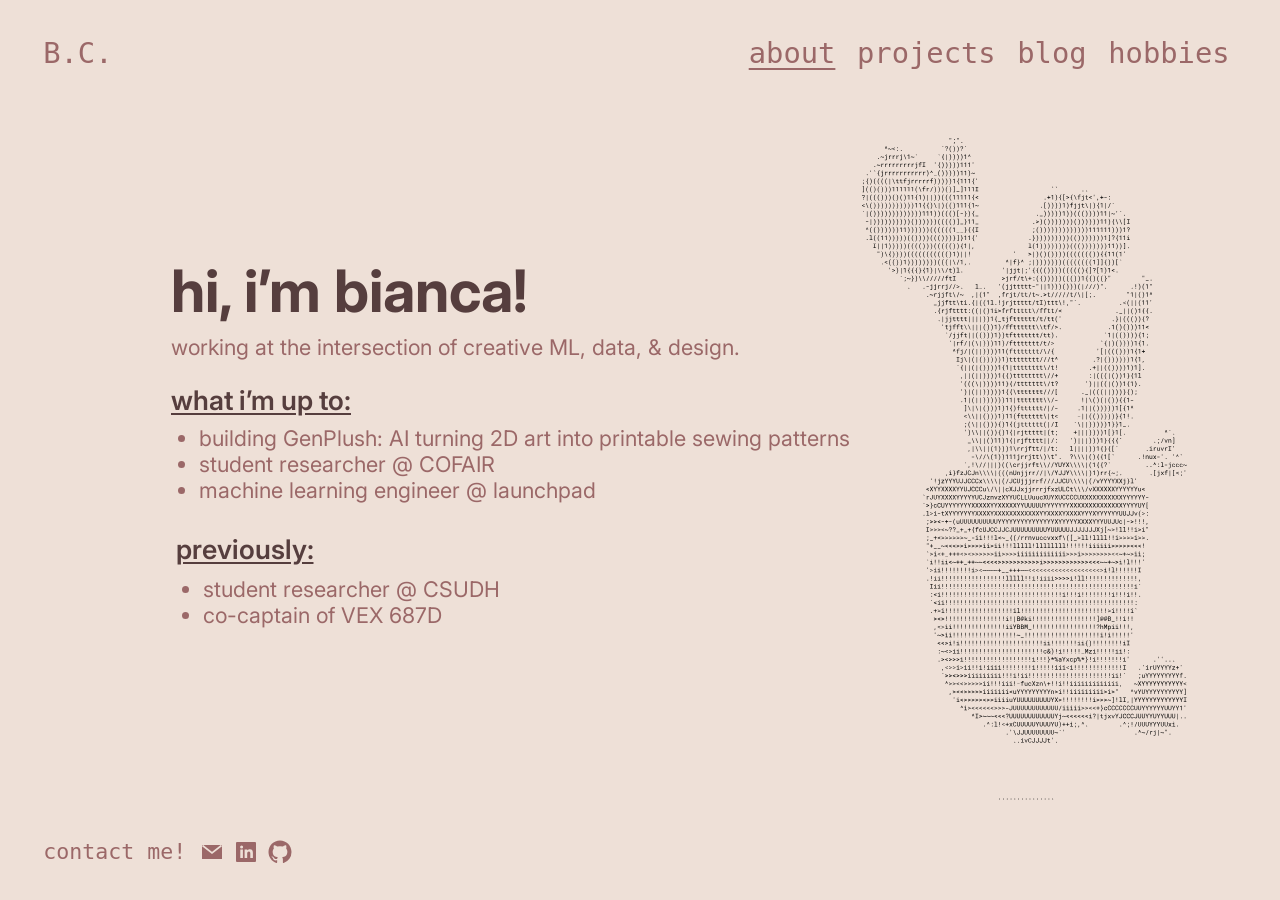
<file: bc-web/index.html>
<!DOCTYPE html>
<html lang="en">
<head>
  <meta charset="utf-8">
  <meta name="viewport" content="width=device-width, initial-scale=1">
  <title>bianca cardona</title>
  <link rel="preconnect" href="https://fonts.googleapis.com">
  <link rel="preconnect" href="https://fonts.gstatic.com" crossorigin>
  <link href="https://fonts.googleapis.com/css2?family=Inter:wght@400;600;700&display=swap" rel="stylesheet">
  <link rel="stylesheet" href="styles.css">
</head>
<body>
  <header class="nav">
    <span class="logo">B.C.</span>
    <nav class="nav-links">
      <a href="index.html" aria-current="page">about</a>
      <a href="projects.html">projects</a>
      <a href="blog/">blog</a>
      <a href="hobbies.html">hobbies</a>
    </nav>
  </header>
  <main class="about">
    <h1>hi, i’m bianca!</h1>
    <p class="tagline">working at the intersection of creative ML, data, &amp; design.</p>

    <h2 class="up-to">what i’m up to:</h2>
    <ul class="now">
      <li>building GenPlush: AI turning 2D art into printable sewing patterns</li>
      <li>student researcher @ COFAIR</li>
      <li>machine learning engineer @ launchpad</li>
    </ul>

    <h2 class="previously">previously:</h2>
    <ul class="prev">
      <li>student researcher @ CSUDH</li>
      <li>co-captain of VEX 687D</li>
    </ul>
  </main>
  <img class="about-art" src="assets/tulip.svg" alt="" aria-hidden="true" width="325" height="662">
  <footer class="contact">
    <span>contact me!</span>
    <a href="mailto:bianca_cardona@berkeley.edu" aria-label="email">
      <svg viewBox="0 0 24 24" aria-hidden="true"><path d="M2 5h20v14H2z" fill="currentColor"/><path d="M2.5 5.5 12 13l9.5-7.5" fill="none" stroke="var(--bg)" stroke-width="1.6"/></svg>
    </a>
    <a href="https://www.linkedin.com/in/biancacardonaa/" target="_blank" rel="noopener" aria-label="LinkedIn">
      <svg viewBox="0 0 24 24" aria-hidden="true"><path fill="currentColor" d="M3 2h18a1 1 0 0 1 1 1v18a1 1 0 0 1-1 1H3a1 1 0 0 1-1-1V3a1 1 0 0 1 1-1zm3.3 7.5V18h2.6V9.5H6.3zm1.3-4.1a1.5 1.5 0 1 0 0 3 1.5 1.5 0 0 0 0-3zM10.6 9.5V18h2.6v-4.4c0-1.2.4-2.2 1.7-2.2 1.2 0 1.4 1 1.4 2.2V18h2.6v-4.9c0-2.4-.6-3.8-3-3.8-1.3 0-2.2.6-2.6 1.3V9.5h-2.7z"/></svg>
    </a>
    <a href="https://github.com/bonkacardonut" target="_blank" rel="noopener" aria-label="GitHub">
      <svg viewBox="0 0 24 24" aria-hidden="true"><path fill="currentColor" d="M12 .5C5.65.5.5 5.65.5 12c0 5.08 3.29 9.39 7.86 10.91.58.1.79-.25.79-.56v-2c-3.2.7-3.87-1.37-3.87-1.37-.52-1.33-1.28-1.69-1.28-1.69-1.04-.71.08-.7.08-.7 1.15.08 1.76 1.18 1.76 1.18 1.03 1.76 2.69 1.25 3.35.96.1-.74.4-1.25.73-1.54-2.56-.29-5.25-1.28-5.25-5.69 0-1.26.45-2.29 1.18-3.1-.12-.29-.51-1.46.11-3.04 0 0 .97-.31 3.17 1.18a11 11 0 0 1 5.77 0c2.2-1.49 3.17-1.18 3.17-1.18.62 1.58.23 2.75.11 3.04.74.81 1.18 1.84 1.18 3.1 0 4.42-2.69 5.39-5.26 5.68.41.36.78 1.06.78 2.14v3.17c0 .31.21.67.8.56A11.5 11.5 0 0 0 23.5 12C23.5 5.65 18.35.5 12 .5z"/></svg>
    </a>
  </footer>
  <script src="script.js"></script>
  <script src="cursor-trail.js"></script>
</body>
</html>
</file>
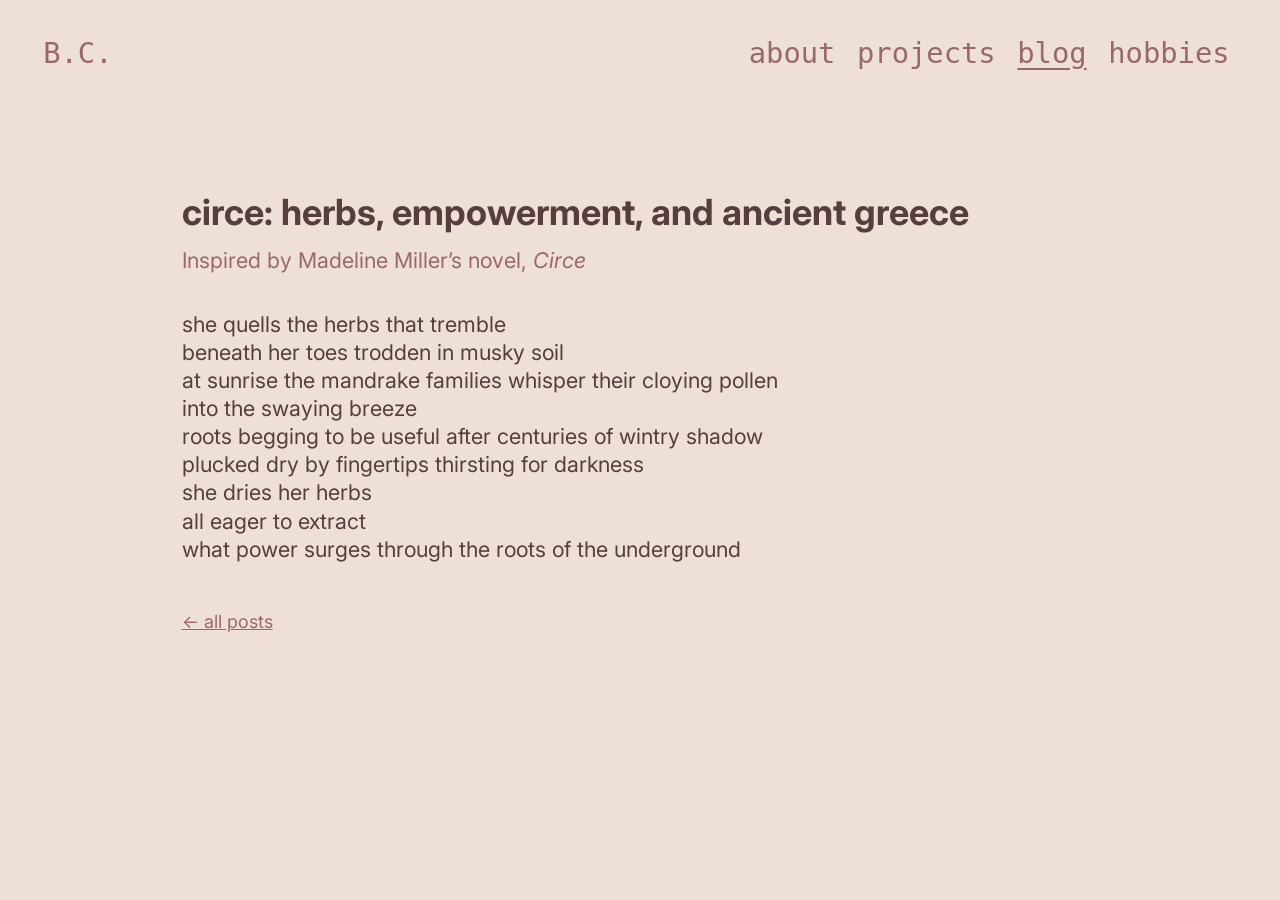
<file: bc-web/blog/circe/index.html>
<!DOCTYPE html>
<html lang="en">
<head>
  <meta charset="utf-8">
  <meta name="viewport" content="width=device-width, initial-scale=1">
  <title>circe: herbs, empowerment, and ancient greece | bianca cardona</title>
  <link rel="preconnect" href="https://fonts.googleapis.com">
  <link rel="preconnect" href="https://fonts.gstatic.com" crossorigin>
  <link href="https://fonts.googleapis.com/css2?family=Inter:wght@400;600;700&display=swap" rel="stylesheet">
  <link rel="stylesheet" href="../../styles.css">
</head>
<body>
  <header class="nav">
    <span class="logo">B.C.</span>
    <nav class="nav-links">
      <a href="../../index.html">about</a>
      <a href="../../projects.html">projects</a>
      <a href="../../blog/" aria-current="page">blog</a>
      <a href="../../hobbies.html">hobbies</a>
    </nav>
  </header>
  <main class="post">
    <article>
      <h1>circe: herbs, empowerment, and ancient greece</h1>
      <p class="blurb">Inspired by Madeline Miller’s novel, <em>Circe</em></p>
      <div class="post-body">
      <p>she quells the herbs that tremble<br>
beneath her toes trodden in musky soil<br>
at sunrise the mandrake families whisper their cloying pollen<br>
into the swaying breeze<br>
roots begging to be useful after centuries of wintry shadow<br>
plucked dry by fingertips thirsting for darkness<br>
she dries her herbs<br>
all eager to extract<br>
what power surges through the roots of the underground</p>
      </div>
    </article>
    <a class="back" href="../">&larr; all posts</a>
  </main>
  <script src="../../cursor-trail.js"></script>
</body>
</html>
</file>
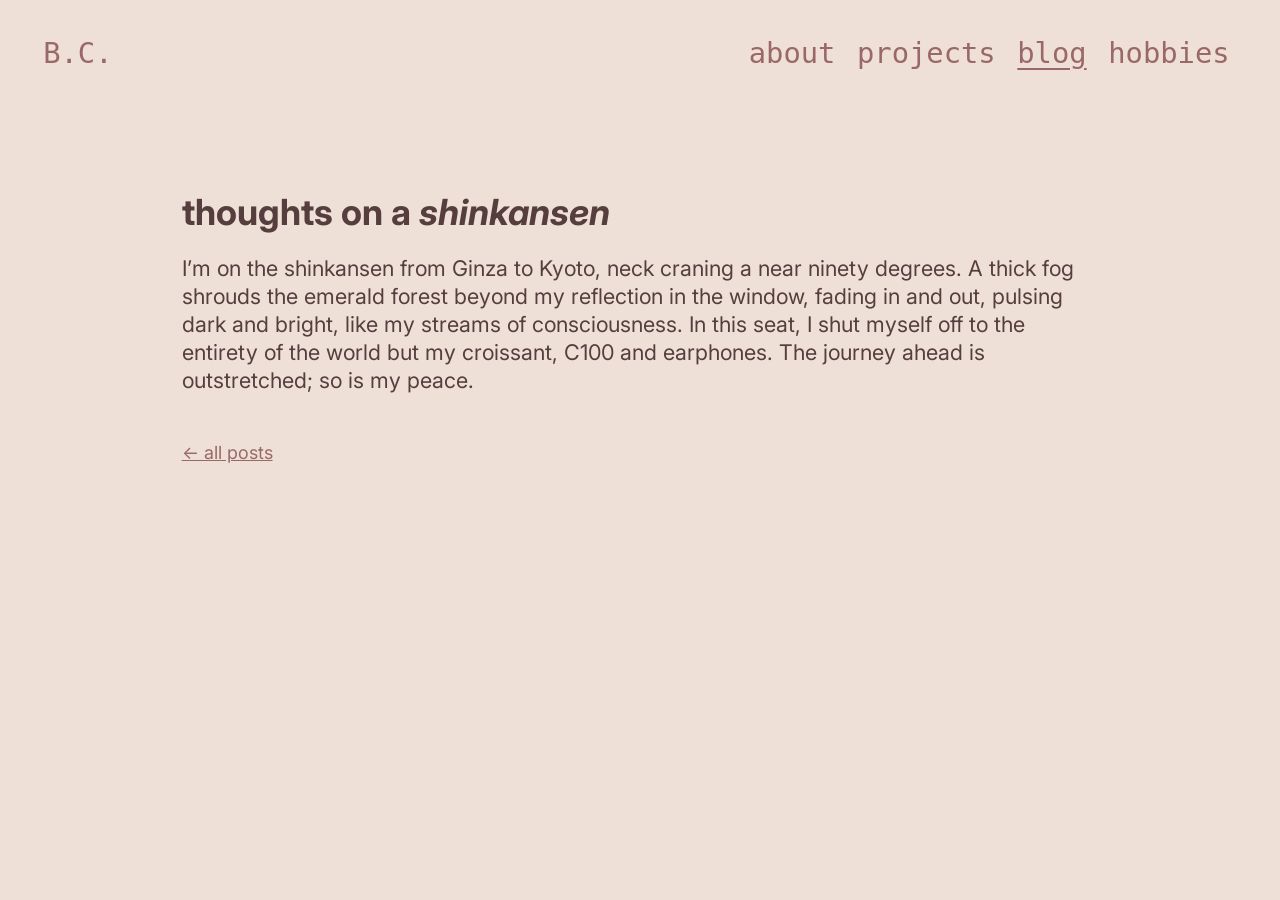
<file: bc-web/blog/thoughts-on-a-shinkansen/index.html>
<!DOCTYPE html>
<html lang="en">
<head>
  <meta charset="utf-8">
  <meta name="viewport" content="width=device-width, initial-scale=1">
  <title>thoughts on a shinkansen | bianca cardona</title>
  <link rel="preconnect" href="https://fonts.googleapis.com">
  <link rel="preconnect" href="https://fonts.gstatic.com" crossorigin>
  <link href="https://fonts.googleapis.com/css2?family=Inter:wght@400;600;700&display=swap" rel="stylesheet">
  <link rel="stylesheet" href="../../styles.css">
</head>
<body>
  <header class="nav">
    <span class="logo">B.C.</span>
    <nav class="nav-links">
      <a href="../../index.html">about</a>
      <a href="../../projects.html">projects</a>
      <a href="../../blog/" aria-current="page">blog</a>
      <a href="../../hobbies.html">hobbies</a>
    </nav>
  </header>
  <main class="post">
    <article>
      <h1>thoughts on a <em>shinkansen</em></h1>
      <div class="post-body">
      <p>I’m on the shinkansen from Ginza to Kyoto, neck craning a near ninety degrees. A thick fog shrouds the emerald forest beyond my reflection in the window, fading in and out, pulsing dark and bright, like my streams of consciousness. In this seat, I shut myself off to the entirety of the world but my croissant, C100 and earphones. The journey ahead is outstretched; so is my peace.</p>
      </div>
    </article>
    <a class="back" href="../">&larr; all posts</a>
  </main>
  <script src="../../cursor-trail.js"></script>
</body>
</html>
</file>
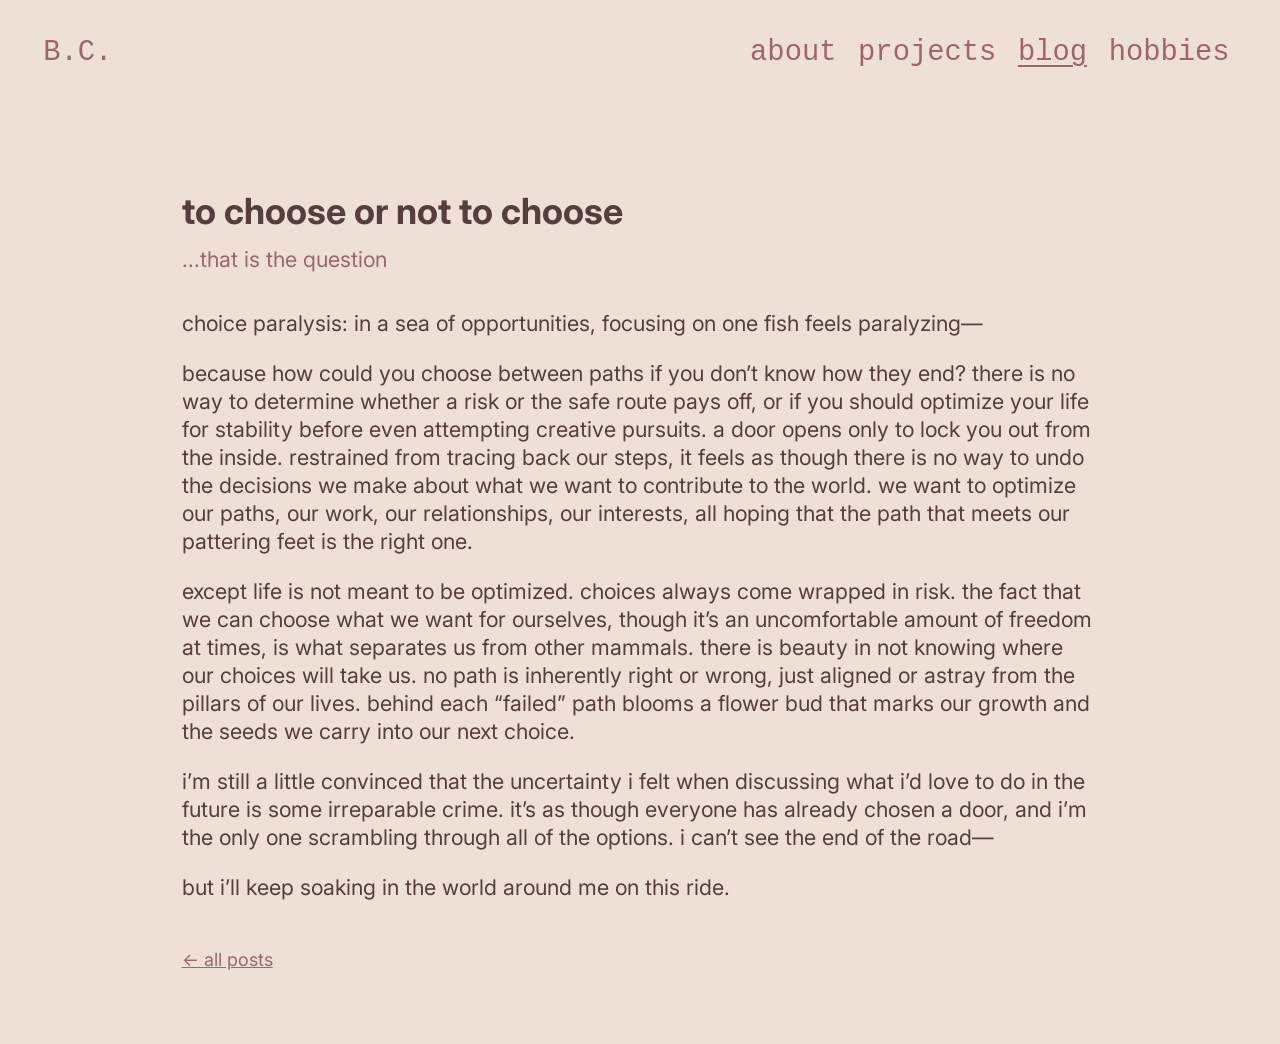
<file: bc-web/blog/to-choose-or-not-to-choose/index.html>
<!DOCTYPE html>
<html lang="en">
<head>
  <meta charset="utf-8">
  <meta name="viewport" content="width=device-width, initial-scale=1">
  <title>to choose or not to choose | bianca cardona</title>
  <link rel="preconnect" href="https://fonts.googleapis.com">
  <link rel="preconnect" href="https://fonts.gstatic.com" crossorigin>
  <link href="https://fonts.googleapis.com/css2?family=Inter:wght@400;600;700&display=swap" rel="stylesheet">
  <link rel="stylesheet" href="../../styles.css">
</head>
<body>
  <header class="nav">
    <span class="logo">B.C.</span>
    <nav class="nav-links">
      <a href="../../index.html">about</a>
      <a href="../../projects.html">projects</a>
      <a href="../../blog/" aria-current="page">blog</a>
      <a href="../../hobbies.html">hobbies</a>
    </nav>
  </header>
  <main class="post">
    <article>
      <h1>to choose or not to choose</h1>
      <p class="blurb">...that is the question</p>
      <div class="post-body">
      <p>choice paralysis: in a sea of opportunities, focusing on one fish feels <span class="nowrap">paralyzing—</span></p>
      <p>because how could you choose between paths if you don’t know how they end? there is no way to determine whether a risk or the safe route pays off, or if you should optimize your life for stability before even attempting creative pursuits. a door opens only to lock you out from the inside. restrained from tracing back our steps, it feels as though there is no way to undo the decisions we make about what we want to contribute to the world. we want to optimize our paths, our work, our relationships, our interests, all hoping that the path that meets our pattering feet is the right one.</p>
      <p>except life is not meant to be optimized. choices always come wrapped in risk. the fact that we can choose what we want for ourselves, though it’s an uncomfortable amount of freedom at times, is what separates us from other mammals. there is beauty in not knowing where our choices will take us. no path is inherently right or wrong, just aligned or astray from the pillars of our lives. behind each “failed” path blooms a flower bud that marks our growth and the seeds we carry into our next choice.</p>
      <p>i’m still a little convinced that the uncertainty i felt when discussing what i’d love to do in the future is some irreparable crime. it’s as though everyone has already chosen a door, and i’m the only one scrambling through all of the options. i can’t see the end of the <span class="nowrap">road—</span></p>
      <p>but i’ll keep soaking in the world around me on this ride.</p>
      </div>
    </article>
    <a class="back" href="../">&larr; all posts</a>
  </main>
  <script src="../../cursor-trail.js"></script>
</body>
</html>
</file>
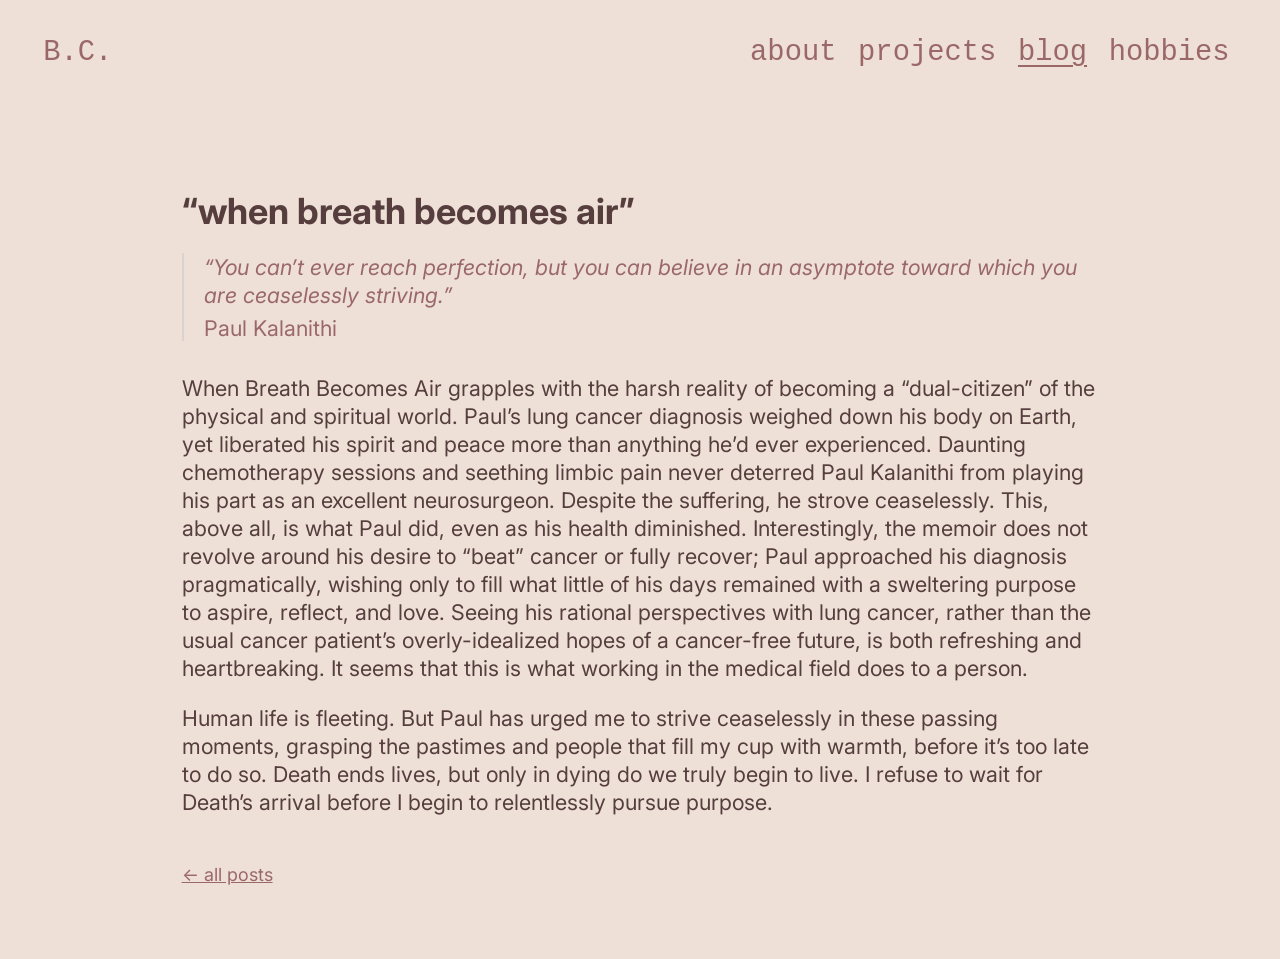
<file: bc-web/blog/when-breath-becomes-air/index.html>
<!DOCTYPE html>
<html lang="en">
<head>
  <meta charset="utf-8">
  <meta name="viewport" content="width=device-width, initial-scale=1">
  <title>“when breath becomes air” | bianca cardona</title>
  <link rel="preconnect" href="https://fonts.googleapis.com">
  <link rel="preconnect" href="https://fonts.gstatic.com" crossorigin>
  <link href="https://fonts.googleapis.com/css2?family=Inter:wght@400;600;700&display=swap" rel="stylesheet">
  <link rel="stylesheet" href="../../styles.css">
</head>
<body>
  <header class="nav">
    <span class="logo">B.C.</span>
    <nav class="nav-links">
      <a href="../../index.html">about</a>
      <a href="../../projects.html">projects</a>
      <a href="../../blog/" aria-current="page">blog</a>
      <a href="../../hobbies.html">hobbies</a>
    </nav>
  </header>
  <main class="post">
    <article>
      <h1>“when breath becomes air”</h1>
      <div class="post-body">
      <blockquote><p>“You can’t ever reach perfection, but you can believe in an asymptote toward which you are ceaselessly striving.”</p><cite>Paul Kalanithi</cite></blockquote>
      <p>When Breath Becomes Air grapples with the harsh reality of becoming a “dual-citizen” of the physical and spiritual world. Paul’s lung cancer diagnosis weighed down his body on Earth, yet liberated his spirit and peace more than anything he’d ever experienced. Daunting chemotherapy sessions and seething limbic pain never deterred Paul Kalanithi from playing his part as an excellent neurosurgeon. Despite the suffering, he strove ceaselessly. This, above all, is what Paul did, even as his health diminished. Interestingly, the memoir does not revolve around his desire to “beat” cancer or fully recover; Paul approached his diagnosis pragmatically, wishing only to fill what little of his days remained with a sweltering purpose to aspire, reflect, and love. Seeing his rational perspectives with lung cancer, rather than the usual cancer patient’s overly-idealized hopes of a cancer-free future, is both refreshing and heartbreaking. It seems that this is what working in the medical field does to a person.</p>
      <p>Human life is fleeting. But Paul has urged me to strive ceaselessly in these passing moments, grasping the pastimes and people that fill my cup with warmth, before it’s too late to do so. Death ends lives, but only in dying do we truly begin to live. I refuse to wait for Death’s arrival before I begin to relentlessly pursue purpose.</p>
      </div>
    </article>
    <a class="back" href="../">&larr; all posts</a>
  </main>
  <script src="../../cursor-trail.js"></script>
</body>
</html>
</file>
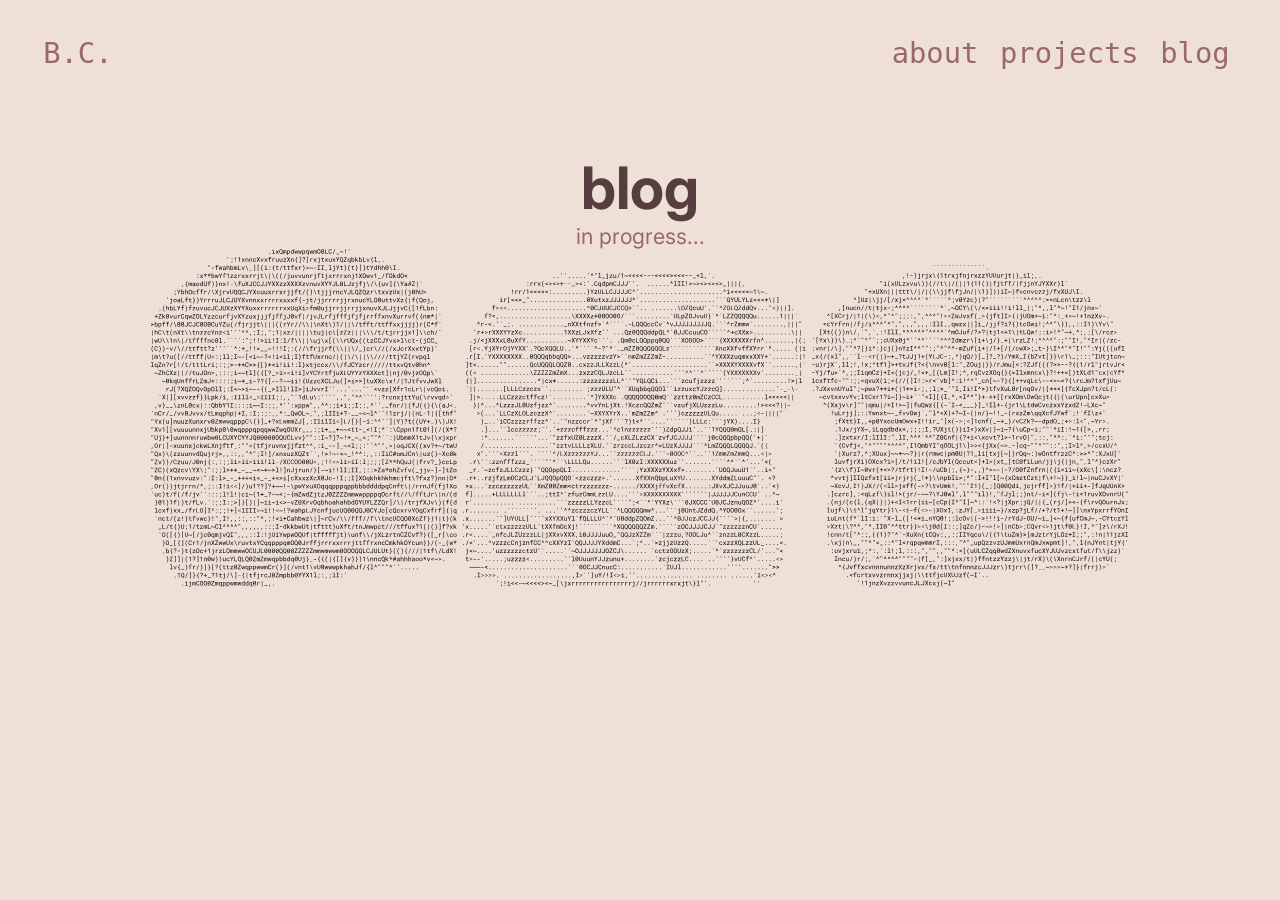
<file: bc-web/blog.html>
<!DOCTYPE html>
<html lang="en">
<head>
  <meta charset="utf-8">
  <meta name="viewport" content="width=device-width, initial-scale=1">
  <title>blog — bianca cardona</title>
  <link rel="preconnect" href="https://fonts.googleapis.com">
  <link rel="preconnect" href="https://fonts.gstatic.com" crossorigin>
  <link href="https://fonts.googleapis.com/css2?family=Inter:wght@400;600;700&display=swap" rel="stylesheet">
  <link rel="stylesheet" href="styles.css">
</head>
<body>
  <header class="nav">
    <span class="logo">B.C.</span>
    <nav class="nav-links">
      <a href="index.html">about</a>
      <a href="projects.html">projects</a>
      <a href="blog.html">blog</a>
    </nav>
  </header>
  <main class="blog">
    <h1>blog</h1>
    <p>in progress...</p>
    <div class="blog-art" aria-hidden="true">
      <img src="assets/blog-art-1.svg" alt="" width="306" height="338.4">
      <img src="assets/blog-art-2.svg" alt="" width="342.9" height="314.1">
      <img src="assets/blog-art-3.svg" alt="" width="317.7" height="322.2">
    </div>
  </main>
  <script src="script.js"></script>
</body>
</html>
</file>
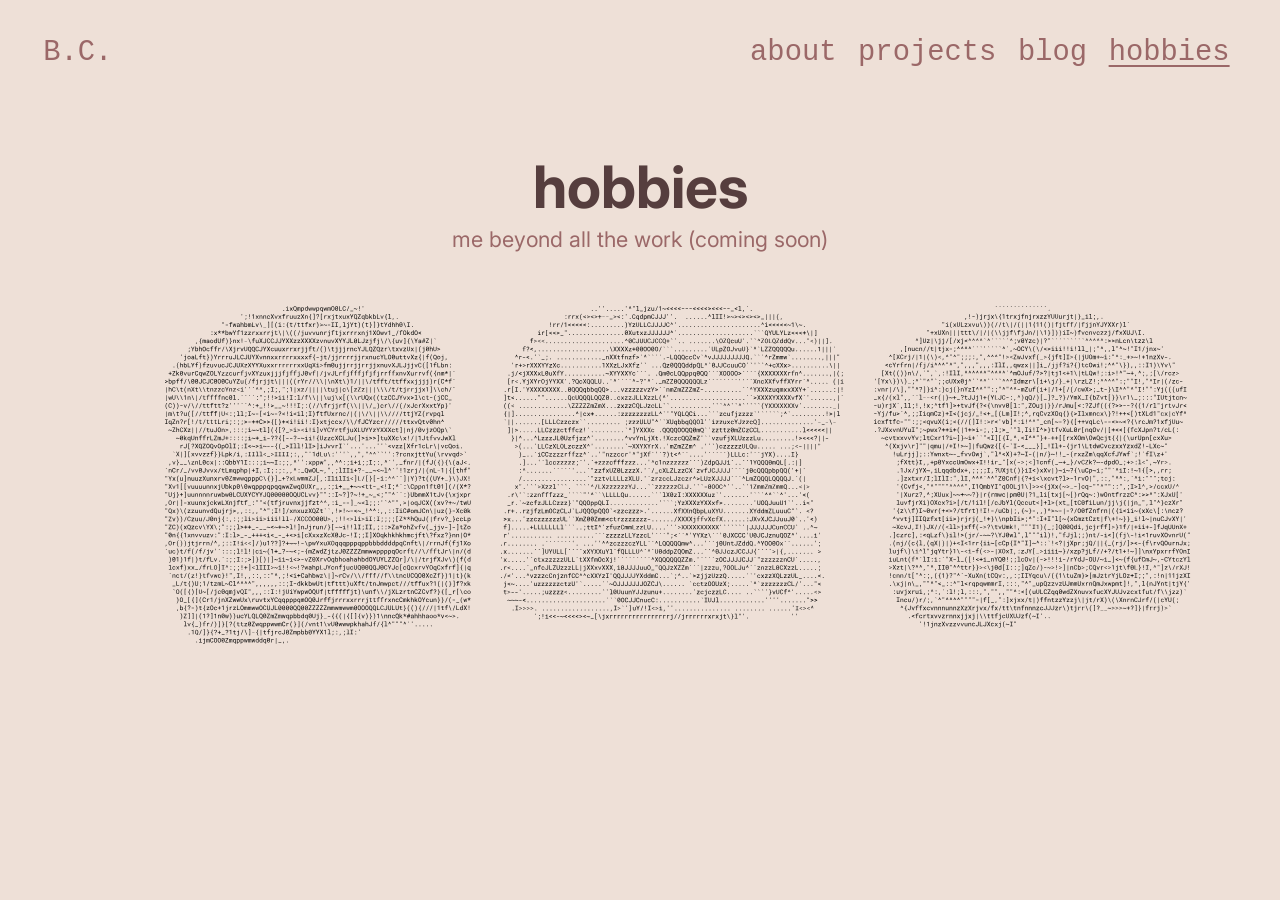
<file: bc-web/hobbies.html>
<!DOCTYPE html>
<html lang="en">
<head>
  <meta charset="utf-8">
  <meta name="viewport" content="width=device-width, initial-scale=1">
  <title>hobbies | bianca cardona</title>
  <link rel="preconnect" href="https://fonts.googleapis.com">
  <link rel="preconnect" href="https://fonts.gstatic.com" crossorigin>
  <link href="https://fonts.googleapis.com/css2?family=Inter:wght@400;600;700&display=swap" rel="stylesheet">
  <link rel="stylesheet" href="styles.css">
</head>
<body>
  <header class="nav">
    <span class="logo">B.C.</span>
    <nav class="nav-links">
      <a href="index.html">about</a>
      <a href="projects.html">projects</a>
      <a href="blog/">blog</a>
      <a href="hobbies.html" aria-current="page">hobbies</a>
    </nav>
  </header>
  <main class="hobbies">
    <h1>hobbies</h1>
    <p class="subtitle">me beyond all the work (coming soon)</p>
    <div class="hobby-art" aria-hidden="true">
      <img src="assets/blog-art-1.svg" alt="" width="306" height="338.4">
      <img src="assets/blog-art-2.svg" alt="" width="342.9" height="314.1">
      <img src="assets/blog-art-3.svg" alt="" width="317.7" height="322.2">
    </div>
  </main>
  <script src="cursor-trail.js"></script>
</body>
</html>
</file>
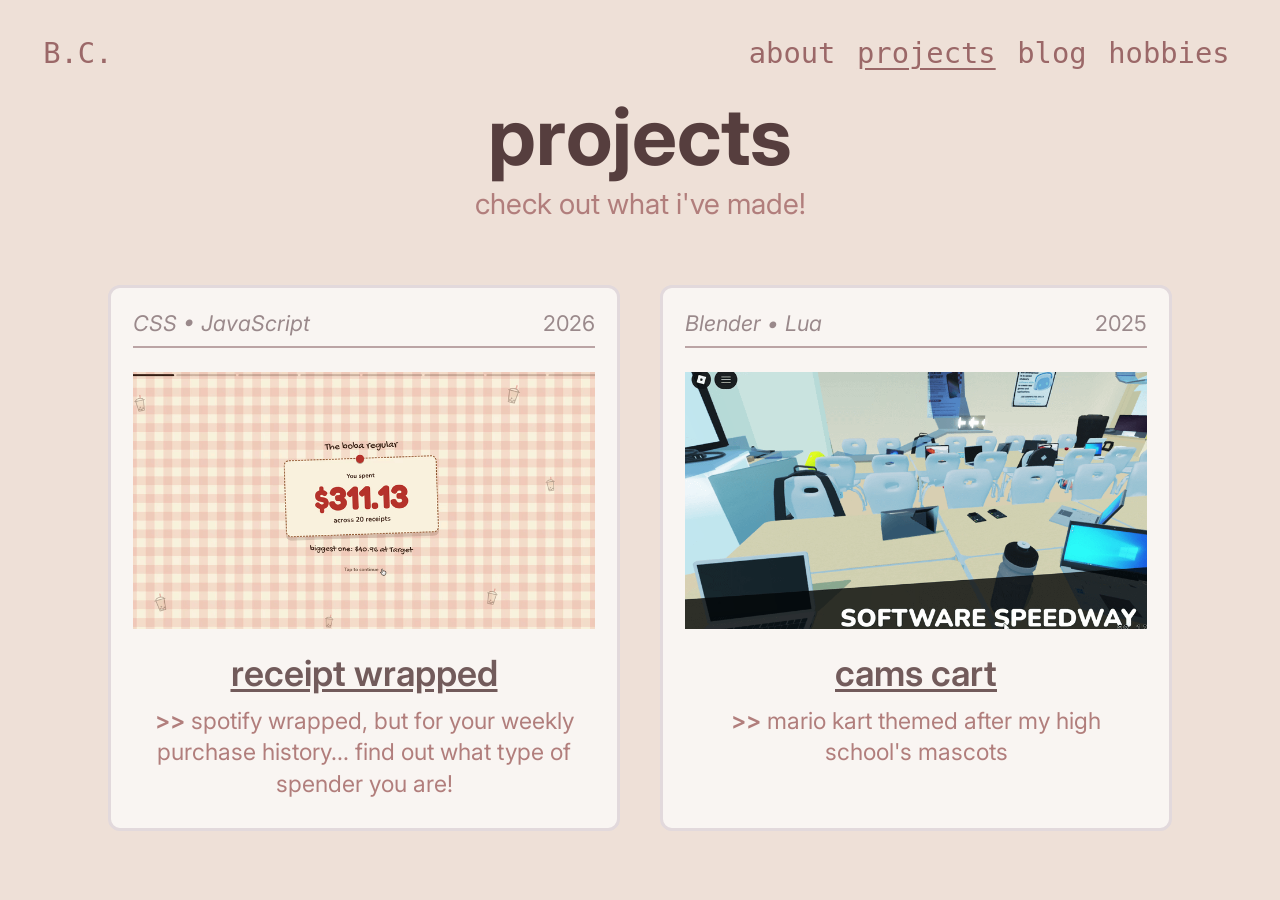
<file: bc-web/projects.html>
<!DOCTYPE html>
<html lang="en">
<head>
  <meta charset="utf-8">
  <meta name="viewport" content="width=device-width, initial-scale=1">
  <title>projects — bianca cardona</title>
  <link rel="preconnect" href="https://fonts.googleapis.com">
  <link rel="preconnect" href="https://fonts.gstatic.com" crossorigin>
  <link href="https://fonts.googleapis.com/css2?family=Inter:wght@400;600;700&display=swap" rel="stylesheet">
  <link rel="stylesheet" href="styles.css">
  <style>
    /* Projects page layout */
    main.projects { max-width: 1120px; margin: 0 auto; padding: 24px 28px 64px; }
    .projects > h1 { text-align:center; margin: 0; font-size: clamp(2.8rem, 7vw, 5rem); line-height:1.05; }
    .projects > .projects-intro { text-align:center; margin: 8px 0 64px; color:#b17e7c; font-size:clamp(1.15rem, 3vw, 1.8rem); }
    .projects-grid { display:grid; grid-template-columns:repeat(2,minmax(0,1fr)); gap:28px 40px; align-items:stretch; }
    .project-card { box-sizing:border-box; min-width:0; padding:22px 22px 28px; border:3px solid #e2d9dc; border-radius:12px; background:rgba(255,255,255,.68); text-align:center; display:flex; flex-direction:column; }
    .project-meta { display:flex; justify-content:space-between; gap:12px; border-bottom:2px solid #bba4a5; padding-bottom:10px; margin-bottom:24px; color:#9a898b; font-size:clamp(.95rem,2.3vw,1.35rem); }
    .project-tags { font-style:italic; text-align:left; }
    .project-year { white-space:nowrap; }
    .project-image { width:100%; aspect-ratio: 1.8 / 1; overflow:hidden; margin-bottom:24px; background:#eee; }
    .project-image img { display:block; width:100%; height:100%; object-fit:cover; }
    .project-title { margin:0 0 12px; font-size:clamp(1.5rem,3.2vw,2.25rem); line-height:1.15; color:#725b5b; }
    .project-description { margin:0; color:#b17e7c; font-size:clamp(1rem,2.4vw,1.45rem); line-height:1.35; }
    .project-description::before { content:">> "; font-weight:600; }
    @media (max-width:650px) {
      main.projects { padding:20px 16px 48px; }
      .projects > .projects-intro { margin-bottom:36px; }
      .projects-grid { grid-template-columns:1fr; gap:22px; }
      .project-card { padding:18px 16px 24px; }
    }
  </style>
</head>
<body>
  <header class="nav">
    <span class="logo">B.C.</span>
    <nav class="nav-links">
      <a href="index.html">about</a>
      <a href="projects.html" aria-current="page">projects</a>
      <a href="blog/">blog</a>
      <a href="hobbies.html">hobbies</a>
    </nav>
  </header>

  <main class="projects">
    <h1>projects</h1>
    <p class="projects-intro">check out what i've made!</p>
    <section class="projects-grid" id="projects-grid" aria-label="Projects"></section>
  </main>

  <script>
    /*
      Add projects by adding another object to this array.
      Each object becomes a card; CSS automatically lays cards out in two columns
      and wraps additional projects onto new rows.
    */
    const projects = [
      {
        title: "receipt wrapped",
        tags: "CSS • JavaScript",
        year: "2026",
        image: "assets/reciept_wrapped_demo.gif",
        imageAlt: "Receipt Wrapped result screen: Boba Goblin spending personality",
        description: "spotify wrapped, but for your weekly purchase history... find out what type of spender you are!"
      },
      {
        title: "cams cart",
        tags: "Blender • Lua",
        year: "2025",
        image: "assets/cams-cart.gif",
        imageAlt: "Cams Cart game screenshot",
        description: "mario kart themed after my high school's mascots"
      }
      // Example: add a third project below this line, separated by a comma:
      // { title: "my next project", tags: "Python • HTML", year: "2026",
      //   image: "assets/my-project.png", imageAlt: "Screenshot of my project",
      //   description: "a short description of what it does" }
    ];

    const grid = document.getElementById("projects-grid");
    grid.innerHTML = projects.map(project => `
      <article class="project-card">
        <div class="project-meta">
          <span class="project-tags">${project.tags}</span>
          <span class="project-year">${project.year}</span>
        </div>
        <div class="project-image">
          <img src="${project.image}" alt="${project.imageAlt || project.title}" loading="lazy">
        </div>
        <h2 class="project-title">${project.title}</h2>
        <p class="project-description">${project.description}</p>
        ${project.extra ? `<p class="project-description" style="margin-top:8px">${project.extra}</p>` : ""}
      </article>
    `).join("");
  </script>
  <script src="script.js"></script>
  <script src="cursor-trail.js"></script>
</body>
</html>
</file>
<file: bc-web/styles.css>
/* Design tokens taken from the Figma file */
:root {
  --bg: #eee0d7;
  --ink: #563e3e;        /* headings */
  --rose: #9b6868;       /* body + nav */
  --card-bg: #f1f0f0;
  --card-border: #dcd2d2;
  --receipt-red: #c95a43; /* backdrop behind the receipt image */
}

/* Iosevka Charon (nav). Drop the font file into /assets and uncomment to use it exactly:
@font-face {
  font-family: "Iosevka Charon";
  src: url("assets/IosevkaCharon-Regular.woff2") format("woff2");
  font-weight: 400;
}
*/

* { box-sizing: border-box; }

html, body { margin: 0; }

body {
  background: var(--bg);
  color: var(--rose);
  font-family: "Inter", system-ui, -apple-system, "Segoe UI", sans-serif;
  font-size: 21.6px;
  line-height: normal;
  min-height: 100vh;
}

/* ---------- nav ---------- */
.nav {
  display: flex;
  justify-content: space-between;
  align-items: baseline;
  padding: 36px 50.4px 0 43.2px;
  font-family: "Iosevka Charon", "Iosevka", "Iosevka Term", ui-monospace, "SF Mono", Menlo, monospace;
  font-size: 28.8px;
  color: var(--rose);
}
.nav a { color: inherit; text-decoration: none; }
.nav a:hover,
.nav a[aria-current="page"] { text-decoration: underline; text-underline-offset: 5.4px; }
.nav-links { display: flex; gap: 21.6px; }

/* ---------- shared type ---------- */
h1 {
  margin: 0;
  font-size: 58.5px;
  font-weight: 700;
  color: var(--ink);
}
h2 {
  margin: 0;
  font-size: 27px;
  font-weight: 600;
  color: var(--ink);
  text-decoration: underline;
  text-underline-position: from-font;
}
p { margin: 0; }

/* ---------- about ---------- */
.about { padding: 184.5px 21.6px 72px 171px; }
.about .tagline { margin-top: 8.1px; }
.about .up-to { margin: 24.3px 0 0 0; }
.about .previously { margin: 29.7px 0 0 4.5px; }
.about ul { margin: 8.1px 0 0; padding: 0; }
.about ul li { margin-left: 32.4px; list-style: disc; }
.about ul.now { margin-left: -4.5px; }
.about ul.prev { margin-top: 10.8px; }

.about-art {
  position: absolute;
  left: 862.4px;
  top: 138.3px;
  display: block;
  width: 324.9px;
  height: auto;
  pointer-events: none;
  user-select: none;
}

/* ---------- projects ---------- */
.projects { padding: 95.4px 21.6px 72px; text-align: center; }
.card {
  position: relative;
  width: 661.5px;
  max-width: 100%;
  height: 394.2px;
  margin: 30.6px auto 0;
  text-align: left;
  background: var(--card-bg);
  border: 2.7px solid var(--card-border);
  border-radius: 5.4px;
}
.card-img {
  position: absolute;
  left: 9px; top: 9px;
  width: 310.5px; height: 373.5px;
  background: var(--receipt-red);
  overflow: hidden;
}
.card-img img { width: 100%; height: 100%; object-fit: cover; display: block; }
.card-title {
  position: absolute;
  left: 340.2px; top: 75.6px;
  font-size: 36px; font-weight: 700; color: var(--ink);
  white-space: nowrap;
}
.card-text { position: absolute; left: 340.2px; top: 133.2px; width: 306.9px; }
.card-text p + p { margin-top: 26.1px; }

/* ---------- hobbies ---------- */
.hobbies { padding: 82px 21.6px 72px; text-align: center; }
.hobbies .subtitle { margin-top: 4px; }
.hobby-art {
  position: relative;
  left: 38px;
  display: flex;
  justify-content: center;
  align-items: flex-start;
  gap: 30px;
  margin-top: 54px;
  pointer-events: none;
  user-select: none;
}
.hobby-art img { display: block; height: auto; }
.hobby-art img:nth-child(1) { width: 306px; }
.hobby-art img:nth-child(2) { width: 342.9px; }
.hobby-art img:nth-child(3) { width: 317.7px; }

/* ---------- blog list ---------- */
.blog { padding: 82px 21.6px 72px; text-align: center; }
.post-list {
  max-width: 1000px;
  margin: 40px auto 0;
  padding: 0;
  list-style: none;
  text-align: left;
}
.post-list a { color: var(--ink); text-underline-offset: 3px; }
.post-list a:hover { color: var(--rose); }

/* ---------- single post ---------- */
.post { max-width: 960px; margin: 0 auto; padding: 120px 21.6px 72px; }
.post h1 { font-size: 36px; margin-bottom: 20px; }
.post .blurb { color: var(--rose); margin: -8px 0 36px; }
.post-body { color: var(--ink); }
.post blockquote, .post .back { color: var(--rose); }
.post p { line-height: 1.3; }
.post p + p { margin-top: 1em; }
.post blockquote { margin: 0 0 1.5em; padding-left: 20px; border-left: 2px solid var(--card-border); font-style: italic; }
.post blockquote cite { display: block; margin-top: 6px; font-style: normal; }
.post .back { display: inline-block; margin-top: 48px; color: var(--rose); font-size: 18px; }

/* ---------- contact (about page) ---------- */
body { position: relative; }
.contact {
  position: absolute;
  left: 43.2px;
  bottom: 36px;
  display: flex;
  align-items: center;
  gap: 10px;
  font-family: "Iosevka Charon", "Iosevka", "Iosevka Term", ui-monospace, "SF Mono", Menlo, monospace;
  font-size: 21.6px;
}
.contact span { margin-right: 4px; }
.contact a { color: var(--rose); display: flex; }
.contact a:hover { color: var(--ink); }
.contact svg { width: 24px; height: 24px; }

/* ---------- smaller screens ---------- */
@media (max-width: 1100px) {
  .hobby-art { left: 0; flex-wrap: wrap; }
  .about-art {
    position: static;
    width: min(260px, 65vw);
    margin: 0 auto 40px;
  }
  .about { padding-bottom: 48px; }
  .contact { position: static; padding: 0 43.2px 36px; }
  .about { padding-left: 43.2px; padding-top: 126px; }
}
@media (max-width: 800px) {
  body { font-size: 18px; }
  .nav { font-size: 19.8px; padding: 21.6px 18px 0; }
  .nav-links { gap: 14.4px; }
  h1 { font-size: 39.6px; }
  h2 { font-size: 21.6px; }
  .about { padding: 81px 18px 54px; }
  .projects { padding-top: 63px; }
  .blog { padding-top: 72px; }
  .hobbies { padding-top: 72px; }
  .hobby-art { left: 0; flex-direction: column; align-items: center; }
  .hobby-art img { max-width: 100%; }
  .post { padding-top: 63px; }
  .post h1 { font-size: 27px; }
  .contact { position: static; padding: 0 18px 36px; }
  .card { height: auto; padding: 9px; display: flex; flex-direction: column; gap: 14.4px; }
  .card-img { position: static; width: 100%; height: auto; aspect-ratio: 345 / 415; max-width: 310.5px; margin: 0 auto; }
  .card-title, .card-text { position: static; width: auto; white-space: normal; }
  .card-title { font-size: 28.8px; }
}

/* ---------- phones ---------- */
@media (max-width: 480px) {
  .nav { font-size: 16px; }
  .nav-links { gap: 10px; }
}

/* ---------- custom heart cursor ----------
   Only applies when HEART_CURSOR = true at the top of cursor-trail.js */
html.heart-cursor, html.heart-cursor body,
html.heart-cursor :is(a, button, label, summary, [role="button"], select) {
  cursor: url("assets/heart-cursor.svg") 16 14, auto;
}

.nowrap { white-space: nowrap; }
</file>
